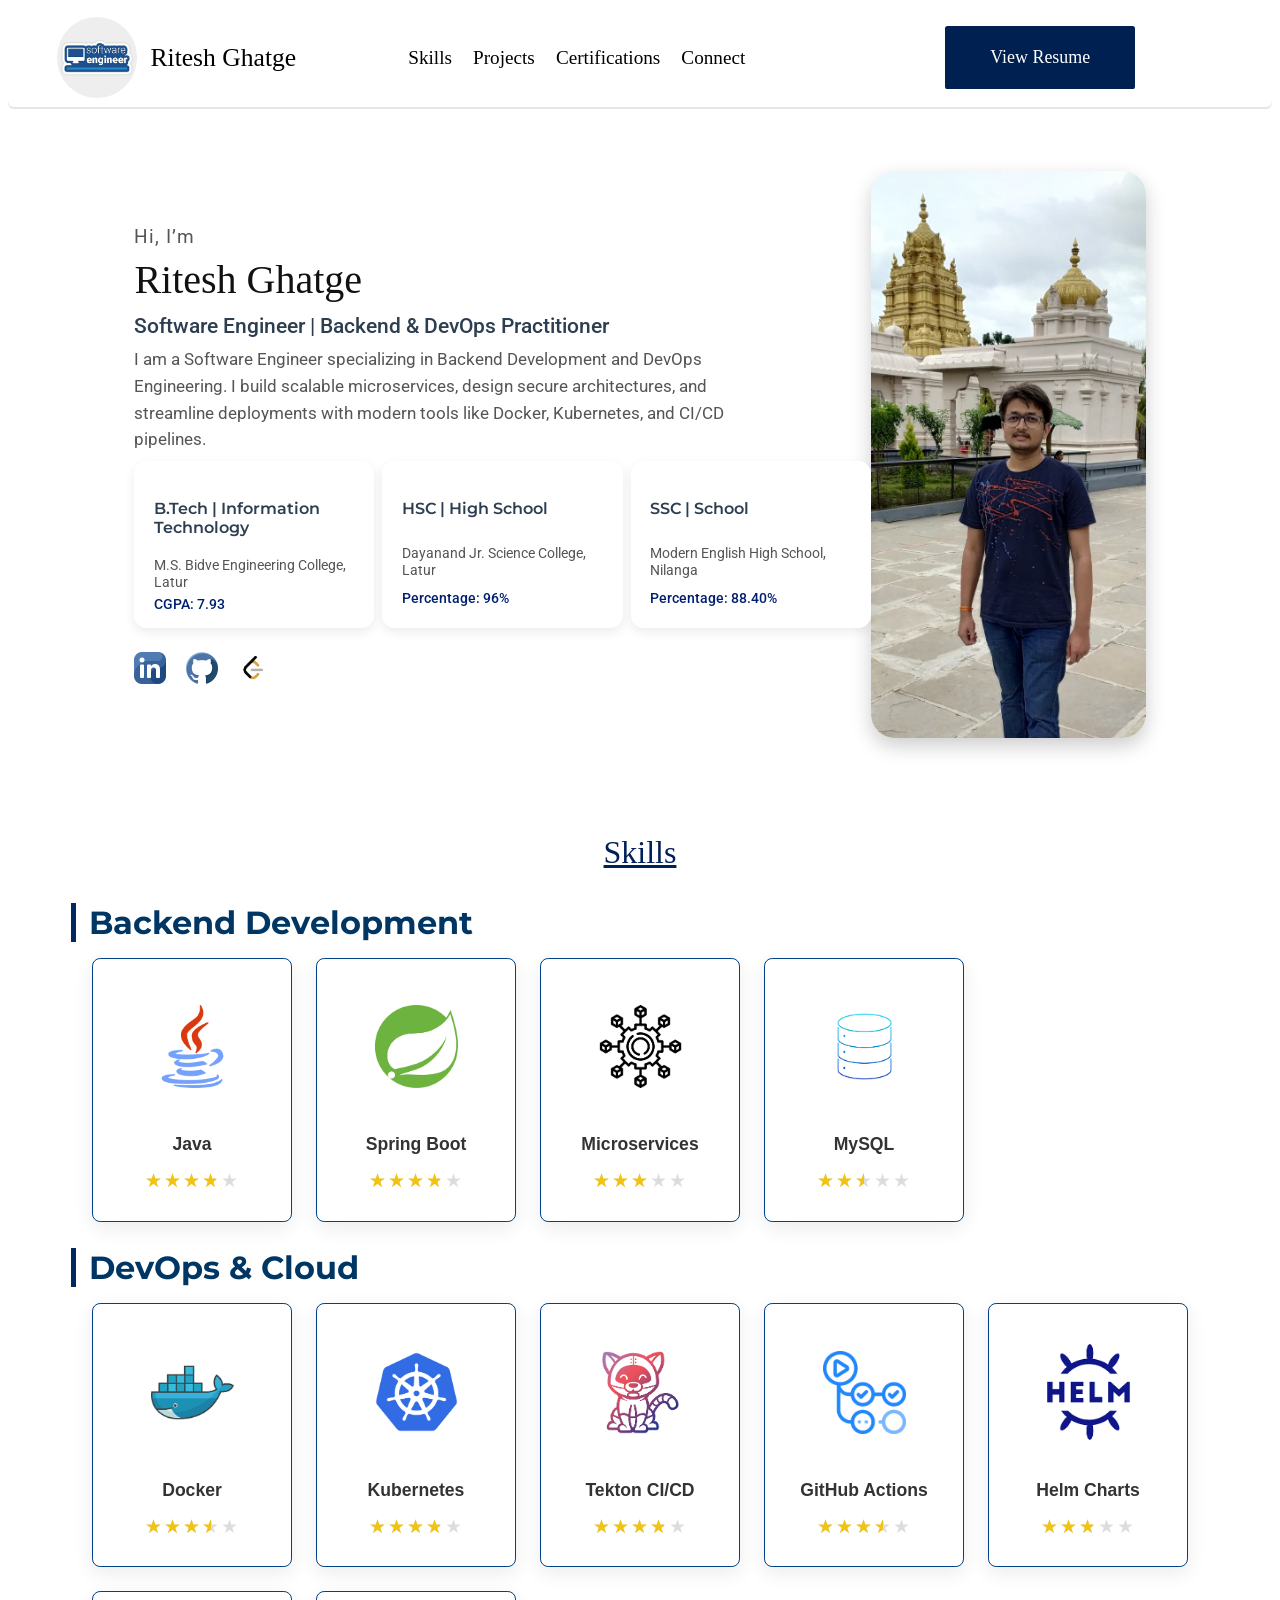
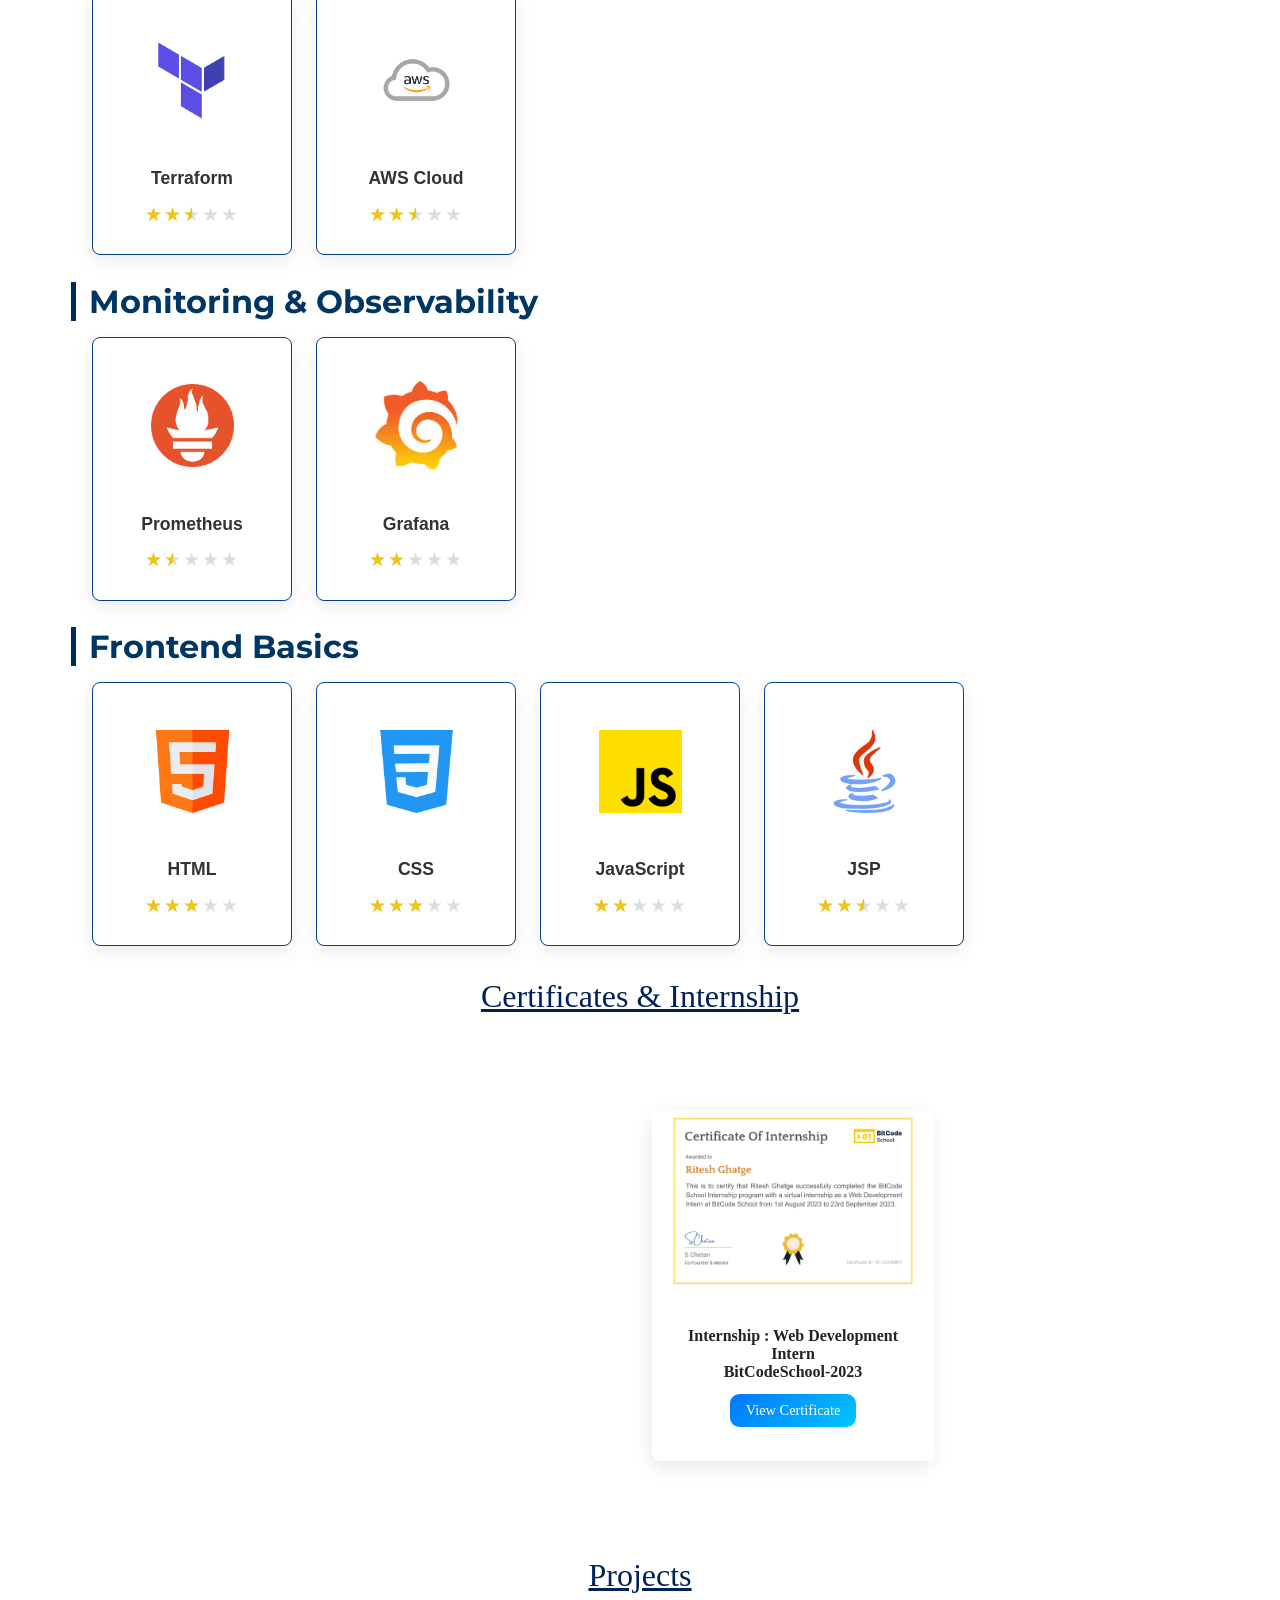
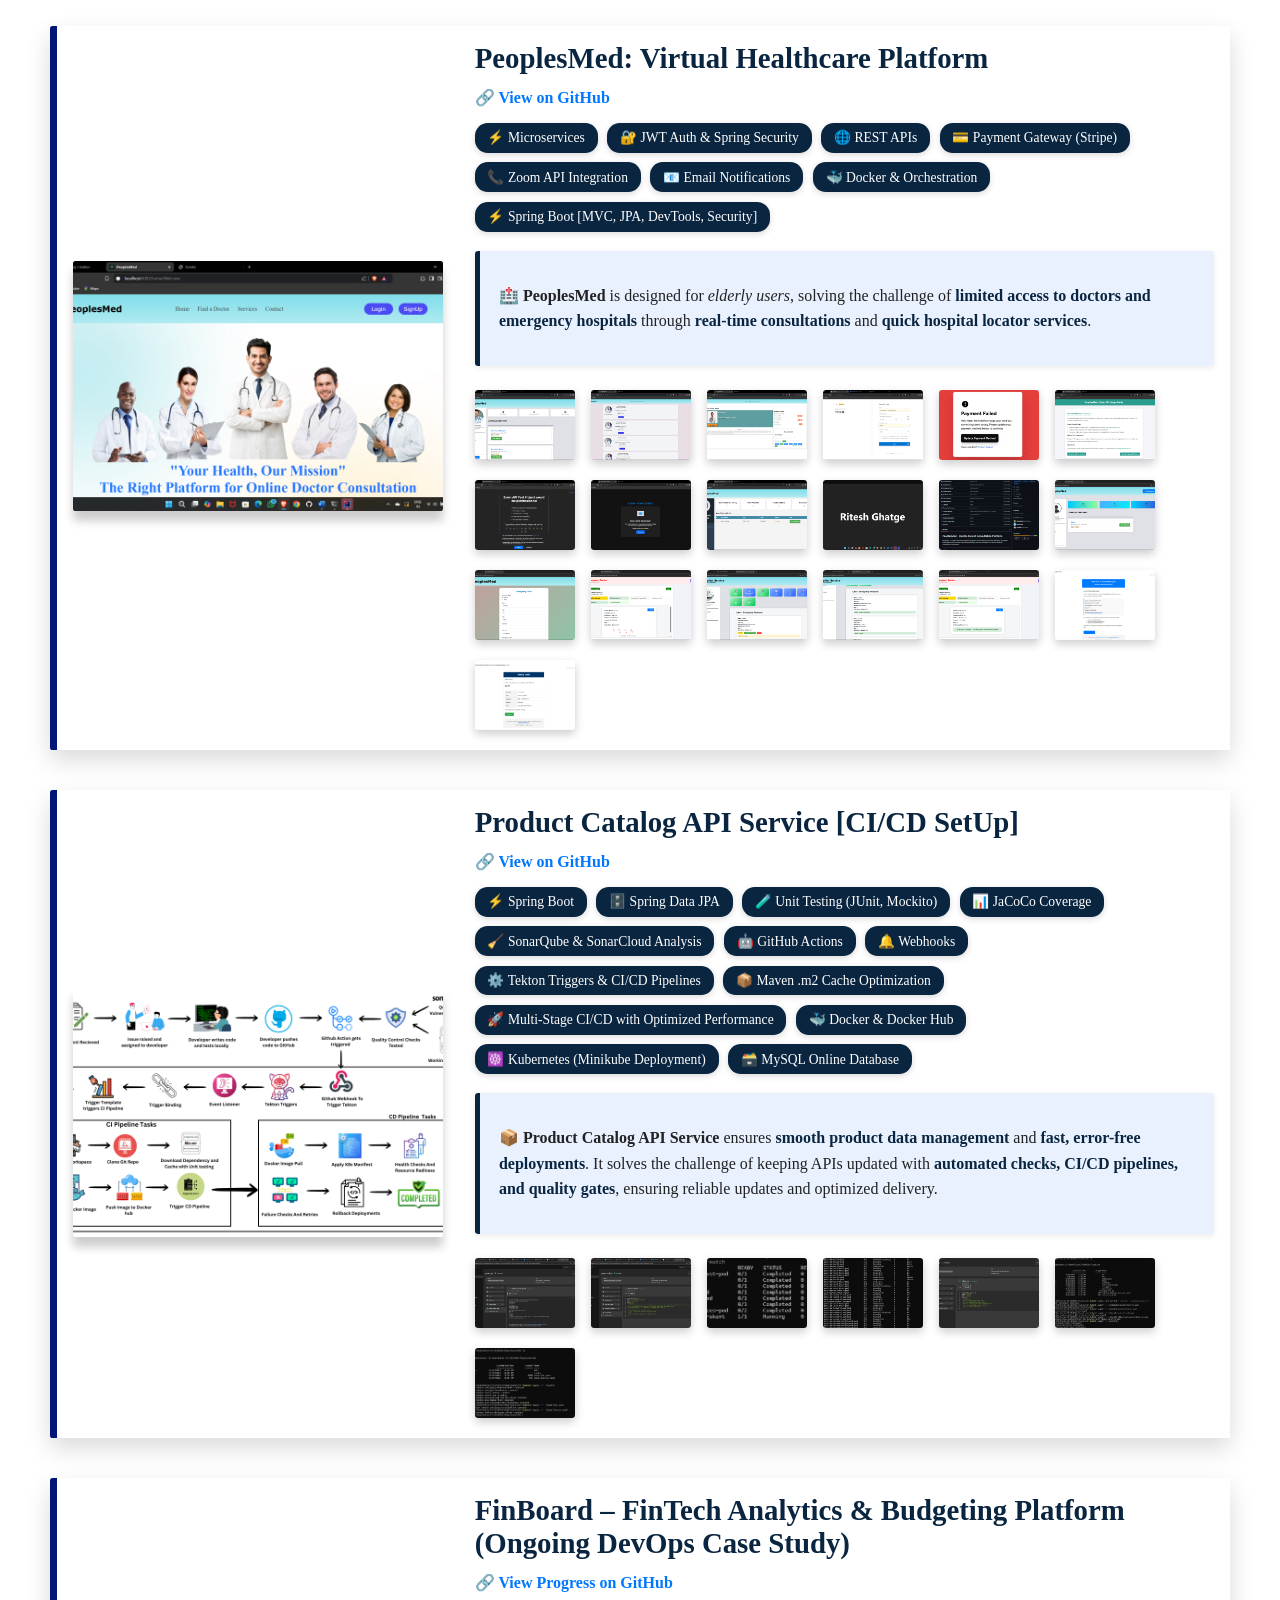
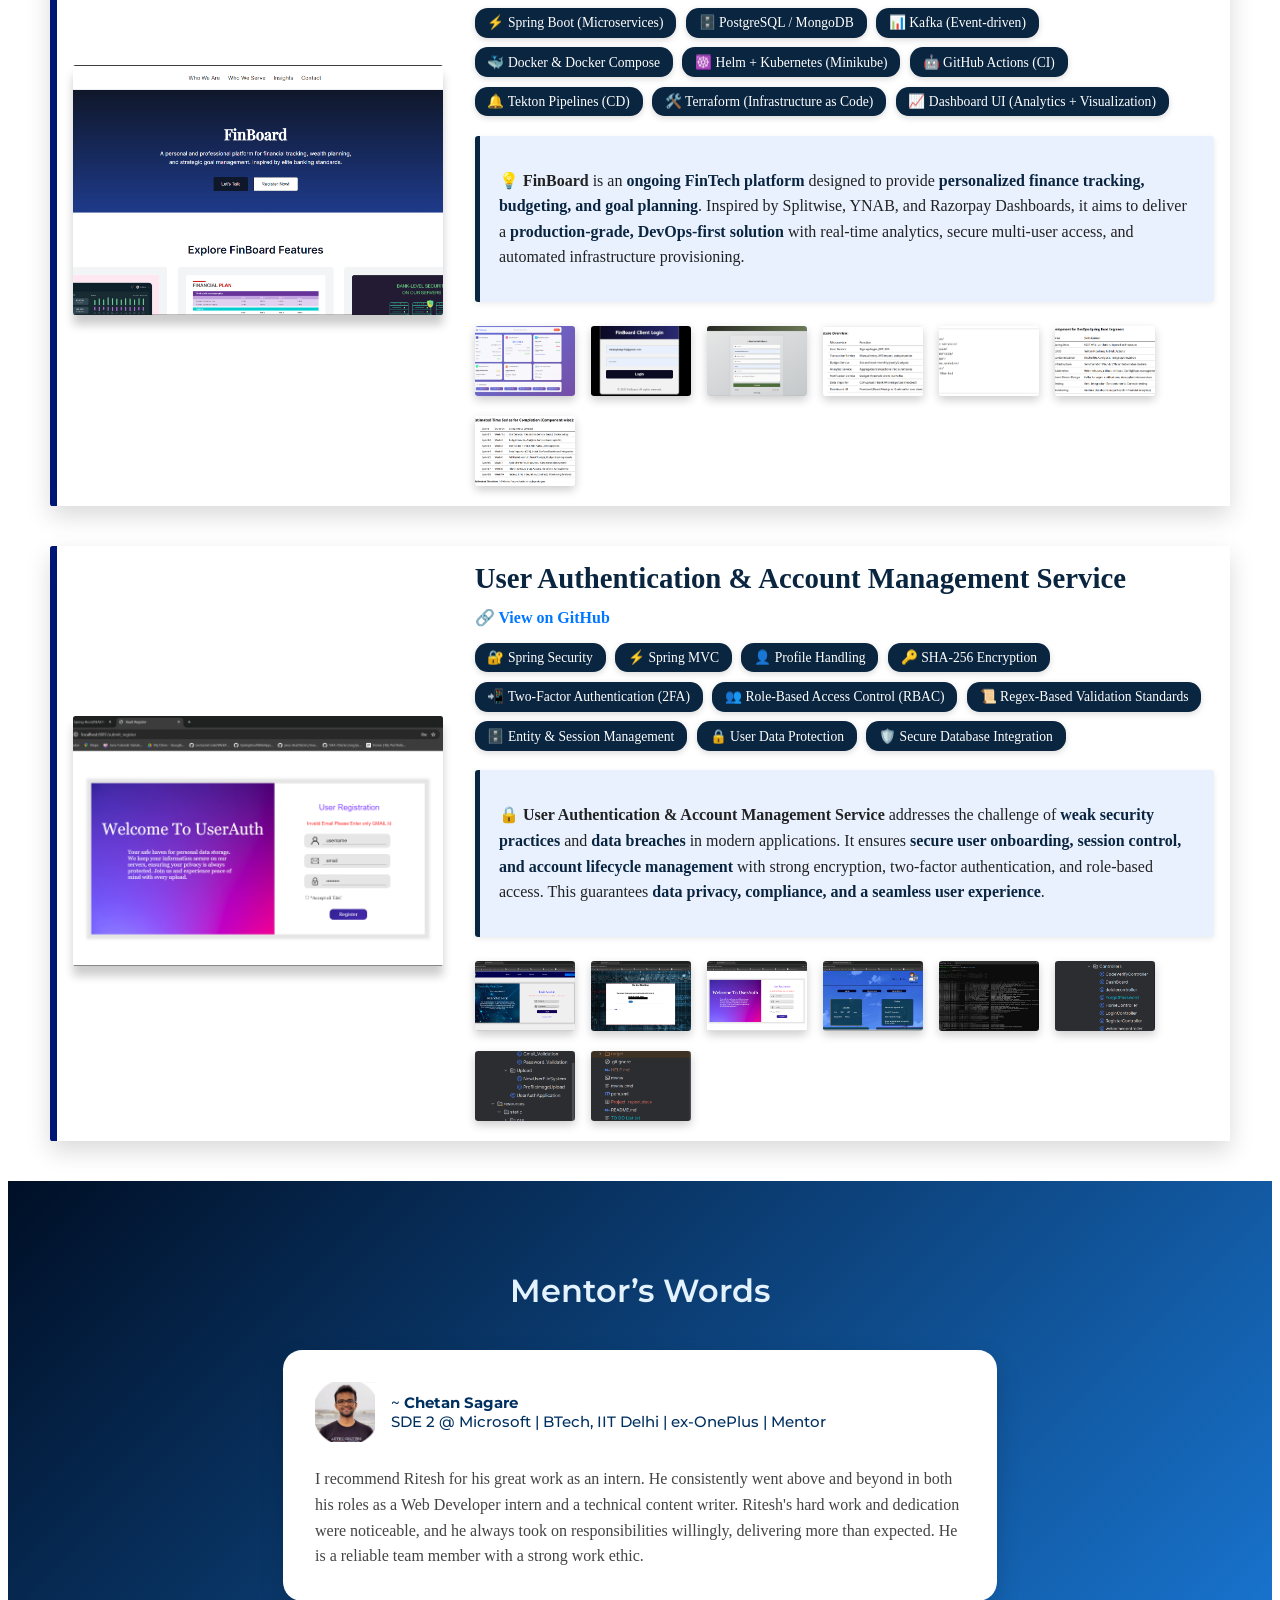
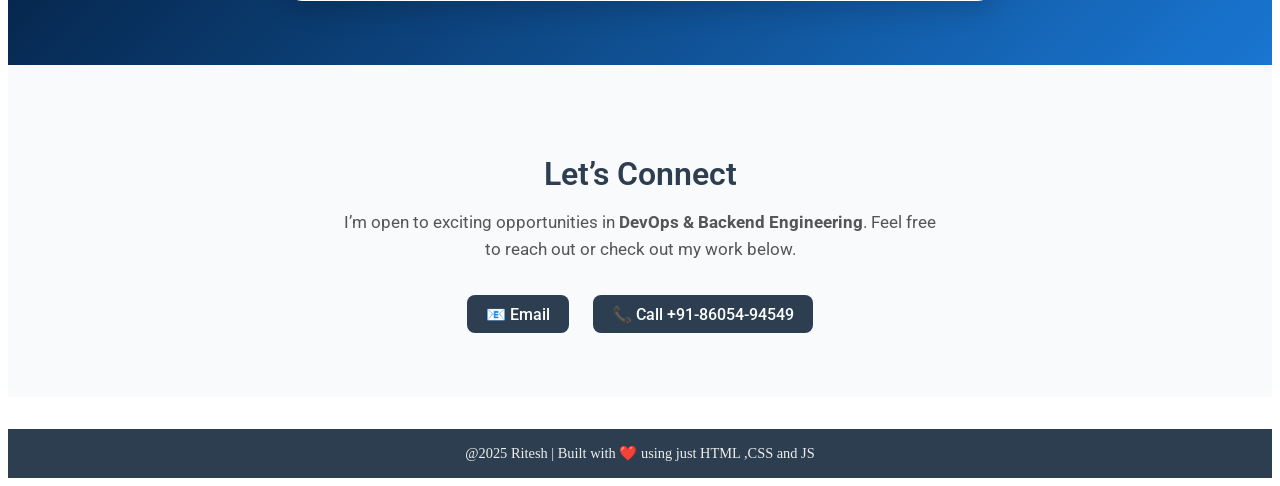
<file: index.html>
<!DOCTYPE html>
<html lang="en">
<head>
    <meta charset="UTF-8">
    <meta name="viewport" content="width=device-width, initial-scale=1.0">
    <link rel="stylesheet" href="./css/home.css">
    <title>Portfolio Website: Ritesh Ghatge</title>
    <link href="https://fonts.googleapis.com/css2?family=Montserrat:wght@600&family=Roboto:wght@400;500&display=swap" rel="stylesheet">
</head>
<body>
    <script>
    function toggleMenu() {
    const menu = document.getElementById("mobileMenu");
    menu.classList.toggle("show");
    }
   </script>
   


    <div class="header">
        <div class="hamburger" onclick="toggleMenu()">&#9776;</div>
        <div class="logo">
            <img src="./Images/Software Engineer Logo.png" alt="Profile Logo">
            <p>Ritesh Ghatge</p>
    
        </div>
        <div class="links">
             <a href="#skills">Skills</a>
             <a href="#projects">Projects</a>
             <a href="#certifications">Certifications</a>
             <a href="#connect">Connect</a>
        </div>
        <div class="resume">
            <a href="https://drive.google.com/file/d/1nvOO4DpHYdHFVHqfM_iTj4oLfu-97SPT/view?usp=sharing" target="_blank"><button>View Resume</button></a>
        </div>
        <div class="mob-links">
            <a href="https://www.linkedin.com/in/ritesh-ghatge-04apr/"><img src="./Images/linkedin.png" alt="linked in"></a>
            <a href="https://github.com/GhatgeRitesh" ><img src="./Images/github.png" alt="github"></a>
            <a href="https://leetcode.com/u/GhatgeRitesh/"><img src="./Images/leetcode1.png" alt="leetcode"></a>
        </div>
    </div>
     <div class="mobile-menu" id="mobileMenu">
         <a href="#skills">Skills</a>
         <a href="#projects">Projects</a>
         <a href="#certifications">Certifications</a>
         <a href="#connect">Connect</a>
         <a href="https://drive.google.com/file/d/1nvOO4DpHYdHFVHqfM_iTj4oLfu-97SPT/view?usp=sharing" target="_blank"><button>View Resume</button></a>
      </div>

   <div class="intro">
    <div class="description">
     <div class="name">
       <span class="greet">Hi, I’m</span>
       <span class="myname">Ritesh Ghatge</span>
       <span class="role">Software Engineer | Backend & DevOps Practitioner</span></span>
       <span class="tagline">
        I am a Software Engineer specializing in Backend Development and DevOps Engineering. 
        I build scalable microservices, design secure architectures, and streamline deployments 
        with modern tools like Docker, Kubernetes, and CI/CD pipelines.
      </span>
     </div>
     <div class="edu-cards">
       <div class="edu-card">
         <h4>B.Tech |  Information Technology</h4>
         <p>M.S. Bidve Engineering College, Latur</p>
         <span class="marks">CGPA: 7.93</span>
       </div>
       <div class="edu-card">
         <h4>HSC | High School</h4>
         <p>Dayanand Jr. Science College, Latur</p>
         <span class="marks">Percentage: 96%</span>
       </div>
       <div class="edu-card">
         <h4>SSC | School</h4>
         <p>Modern English High School, Nilanga</p>
         <span class="marks">Percentage: 88.40%</span>
       </div>
      </div>
      <div class="resumeButton">
        <a href="https://drive.google.com/file/d/1nvOO4DpHYdHFVHqfM_iTj4oLfu-97SPT/view?usp=sharing"><button>View Resume</button></a>
      </div>
     <div class="web-links">
            <a href="https://www.linkedin.com/in/ritesh-ghatge-04apr/" ><img src="./Images/linkedin.png" alt="linked in"></a>
            <a href="https://github.com/GhatgeRitesh" ><img src="./Images/github.png" alt="github"></a>
            <a href="https://leetcode.com/u/GhatgeRitesh/"><img src="./Images/leetcode1.png" alt="leetcode"></a>
     </div>
  </div>
  <div class="profile_photo">
    <img src="./Images/profile_photo.jpg" alt="Profile Photo">
    </div>
  </div>

   <div class="heading" id="skills">
        <p>Skills</p>
    </div>
  <!-- Skills Section -->
<section class="skills">
  <!-- Backend Development -->
  <div class="skills-group">
    <h2 class="skills-heading">Backend Development</h2>
    <div class="skills-grid">
      <div class="skill-card">
        <img src="./Images/java.png" alt="Java">
        <div class="skill-name">Java</div>
        <div class="stars" style="--rating: 75%;"></div>
      </div>

      <div class="skill-card">
        <img src="./Images/spring.png" alt="spring boot">
        <div class="skill-name">Spring Boot</div>
        <div class="stars" style="--rating: 75%;"></div>
      </div>

      <div class="skill-card">
        <img src="./Images/microservice-skill.png" alt="Microservices">
        <div class="skill-name">Microservices</div>
        <div class="stars" style="--rating: 60%;"></div>
      </div>

      <div class="skill-card">
        <img src="./Images/mysql.png" alt="MySQL">
        <div class="skill-name">MySQL</div>
        <div class="stars" style="--rating: 50%;"></div>
      </div>
    </div>
  </div>

  <!-- DevOps & Cloud -->
  <div class="skills-group">
    <h2 class="skills-heading">DevOps & Cloud</h2>
    <div class="skills-grid">
      <div class="skill-card">
        <img src="./Images/docker-skill.png" alt="Docker">
        <div class="skill-name">Docker</div>
        <div class="stars" style="--rating: 70%;"></div>
      </div>

      <div class="skill-card">
        <img src="./Images/k8s-skill.png" alt="kubernetes">
        <div class="skill-name">Kubernetes</div>
        <div class="stars" style="--rating: 75%;"></div>
      </div>

      <div class="skill-card">
        <img src="./Images/tekton-cicd-skill.png" alt="tekton">
        <div class="skill-name">Tekton CI/CD</div>
        <div class="stars" style="--rating: 75%;"></div>
      </div>

      <div class="skill-card">
        <img src="./Images/GA-skill.png" alt="github actions">
        <div class="skill-name">GitHub Actions</div>
        <div class="stars" style="--rating: 70%;"></div>
      </div>

      <div class="skill-card">
        <img src="./Images/helm skill.png" alt="helm">
        <div class="skill-name">Helm Charts</div>
        <div class="stars" style="--rating: 55%;"></div>
      </div>

      <div class="skill-card">
        <img src="./Images/terraform-skill.png" alt="terraform">
        <div class="skill-name">Terraform</div>
        <div class="stars" style="--rating: 50%;"></div>
      </div>

       <div class="skill-card">
        <img src="./Images/aws-cloud.png" alt="terraform">
        <div class="skill-name">AWS Cloud</div>
        <div class="stars" style="--rating: 50%;"></div>
      </div>
    </div>
  </div>

  <!-- Monitoring -->
  <div class="skills-group">
    <h2 class="skills-heading">Monitoring & Observability</h2>
    <div class="skills-grid">
      <div class="skill-card">
        <img src="./Images/prometheus.png" alt="Prometheus">
        <div class="skill-name">Prometheus</div>
        <div class="stars" style="--rating: 30%;"></div>
      </div>

      <div class="skill-card">
        <img src="./Images/grafana.jpeg" alt="grafana">
        <div class="skill-name">Grafana</div>
        <div class="stars" style="--rating: 35%;"></div>
      </div>
    </div>
  </div>

  <!-- Frontend -->
  <div class="skills-group">
    <h2 class="skills-heading">Frontend Basics</h2>
    <div class="skills-grid">
      <div class="skill-card"><img src="./Images/html.png" alt="html"><div class="skill-name">HTML</div><div class="stars" style="--rating: 60%;"></div></div>
      <div class="skill-card"><img src="./Images/css-3.png" alt="css"><div class="skill-name">CSS</div><div class="stars" style="--rating: 60%;"></div></div>
      <div class="skill-card"><img src="./Images/js.png" alt="js"><div class="skill-name">JavaScript</div><div class="stars" style="--rating: 40%;"></div></div>
       <div class="skill-card"><img src="./Images/java.png" alt="js"><div class="skill-name">JSP</div><div class="stars" style="--rating: 50%;"></div></div>
    </div>
  </div>
</section>


  <div class="heading" id="certifications">
    <p>Certificates & Internship</p>
  </div>
   <!-- Certifications Section -->
  <div class="certifications">
   <div class="cert-grid">
    <div class="certification-card">
      <img src="./Images/IBM DevOps Cert.png" alt="DevOps Certificate">
      <div class="cert-info">
        <p>IBM DevOps and Software Engineering Professional Certification <br> May-2025</p>
        <a href="https://www.coursera.org/account/accomplishments/professional-cert/WKF4W64JLXW9" >View Certificate</a>
      </div>
    </div>

    <div class="certification-card">
      <img src="./Images/AWS_Cert.png" alt="AWS Certificate">
      <div class="cert-info">
        <p>AWS Cloud Practitioner Essentials <br> Course <br> July-2025</p>
        <a href="./Images/AWS_Cert.png" >View Certificate</a>
      </div>
    </div>

     <div class="certification-card">
      <img src="./Images/Internship Cert.jpg" alt="Internship">
      <div class="cert-info">
        <p>Internship : Web Development Intern <br>
            BitCodeSchool-2023</p>
        <a href="./Images/Internship Cert.jpg" >View Certificate</a>
      </div>
    </div>

    <div class="certification-card">
      <img src="./Images/DSA-Cert.jpeg" alt="DSA">
      <div class="cert-info">
        <p>Coffeee.io DSA BootCamp <br>June-2023</p>
        <a href="./Images/DSA-Cert.jpeg" >View Certificate</a>
      </div>
    </div>
    </div>
  </div>

   <div class="heading" id="projects">
     <p>Projects</p>
   </div>
   <div class="projects" >


          <div class="project-card">
          <!-- Main Project Image -->
          <div class="project-img">
            <img src="./Images/PeoplesMed/Screenshot (234).png" alt="PeoplesMed">
          </div>
        
          <!-- Description -->
          <div class="project-description">
            <div class="project-name">PeoplesMed: Virtual Healthcare Platform</div>
            
            <div class="project-url">
              <a href="https://github.com/GhatgeRitesh/PeoplesMed-A-Real-Time-Healthcare-Platform-with-Integrated-Emergency-and-Virtual-Care-Services">🔗 View on GitHub</a>
            </div>
        
            <!-- Tech Used -->
            <div class="project-techstack">
              <span>⚡ Microservices</span>
              <span>🔐 JWT Auth & Spring Security</span>
              <span>🌐 REST APIs</span>
              <span>💳 Payment Gateway (Stripe)</span>
              <span>📞 Zoom API Integration</span>
              <span>📧 Email Notifications</span>
              <span>🐳 Docker & Orchestration</span>
              <span>⚡ Spring Boot [MVC, JPA, DevTools, Security]</span>
            </div>
        
            <!-- Problem Statement -->
            <div class="project-problem">
              <p>
                🏥 <strong>PeoplesMed</strong> is designed for <em>elderly users</em>, solving the challenge of 
                <span class="highlight">limited access to doctors and emergency hospitals</span> 
                through <span class="highlight">real-time consultations</span> and 
                <span class="highlight">quick hospital locator services</span>.
              </p>
            </div>

        
            <!-- Small Images -->
              <div class="project-images">
                          <a href="./Images/PeoplesMed/Screenshot (242).png" >
                   <img src="./Images/PeoplesMed/Screenshot (242).png" alt="vault screen 1">
                 </a>
                 <a href="./Images/PeoplesMed/Screenshot (243).png">
                   <img src="./Images/PeoplesMed/Screenshot (243).png" alt="vault screen 2">
                 </a>
                 <a href="./Images/PeoplesMed/Screenshot (244).png">
                   <img src="./Images/PeoplesMed/Screenshot (244).png" alt="vault screen 3">
                 </a>
                 <a href="./Images/PeoplesMed/Screenshot (251).png">
                   <img src="./Images/PeoplesMed/Screenshot (251).png" alt="vault screen 4">
                 </a>
                 <a href="./Images/PeoplesMed/Screenshot (252).png">
                   <img src="./Images/PeoplesMed/Screenshot (252).png" alt="vault screen 5">
                 </a>
                 <a href="./Images/PeoplesMed/Screenshot (247).png">
                   <img src="./Images/PeoplesMed/Screenshot (247).png" alt="vault screen 6">
                 </a>
                 <a href="./Images/PeoplesMed/Screenshot (248).png">
                   <img src="./Images/PeoplesMed/Screenshot (248).png" alt="vault screen 6">
                 </a>
                <a href="./Images/PeoplesMed/Screenshot (249).png">
                  <img src="./Images/PeoplesMed/Screenshot (249).png" alt="vault screen 6">
                </a>
                <a href="./Images/PeoplesMed/Screenshot (238).png">
                  <img src="./Images/PeoplesMed/Screenshot (238).png" alt="vault screen 6">
                </a>
                <a href="./Images/PeoplesMed/Screenshot (239).png">
                  <img src="./Images/PeoplesMed/Screenshot (239).png" alt="vault screen 6">
                </a>
                <a href="./Images/PeoplesMed/1.png">
                  <img src="./Images/PeoplesMed/1.png" alt="vault screen 6">
                </a>
                <a href="./Images/PeoplesMed/Screenshot (9).png">
                  <img src="./Images/PeoplesMed/Screenshot (9).png" alt="vault screen 6">
                </a>
                <a href="./Images/PeoplesMed/Screenshot (10).png">
                  <img src="./Images/PeoplesMed/Screenshot (10).png" alt="vault screen 6">
                </a>
                <a href="./Images/PeoplesMed/Screenshot (11).png">
                  <img src="./Images/PeoplesMed/Screenshot (11).png" alt="vault screen 6">
                </a>
                <a href="./Images/PeoplesMed/Screenshot (13).png">
                  <img src="./Images/PeoplesMed/Screenshot (13).png" alt="vault screen 6">
                </a>
                <a href="./Images/PeoplesMed/Screenshot (14).png">
                  <img src="./Images/PeoplesMed/Screenshot (14).png" alt="vault screen 6">
                </a>
                <a href="./Images/PeoplesMed/Screenshot (15).png">
                  <img src="./Images/PeoplesMed/Screenshot (15).png" alt="vault screen 6">
                </a>
                <a href="./Images/PeoplesMed/Screenshot1.png">
                  <img src="./Images/PeoplesMed/Screenshot1.png" alt="vault screen 6">
                </a>
                <a href="./Images/PeoplesMed/Screenshot2.png">
                  <img src="./Images/PeoplesMed/Screenshot2.png" alt="vault screen 6">
                </a>
             
              <!-- ... keep others -->
            </div>
          </div>
        </div>
        
     
     
          <div class="project-card">
        <!-- Main Project Image -->
        <div class="project-img">
          <img src="./Images/PCAS/1.png" alt="Product Catalog API Service">
        </div>
      
        <!-- Description -->
        <div class="project-description">
          <div class="project-name">Product Catalog API Service [CI/CD SetUp]</div>
          
          <div class="project-url">
            <a href="https://github.com/GhatgeRitesh/Product-Catalog-API-Service">🔗 View on GitHub</a>
          </div>
      
          <!-- Tech Used -->
          <div class="project-techstack">
            <span>⚡ Spring Boot</span>
            <span>🗄️ Spring Data JPA</span>
            <span>🧪 Unit Testing (JUnit, Mockito)</span>
            <span>📊 JaCoCo Coverage</span>
            <span>🧹 SonarQube & SonarCloud Analysis</span>
            <span>🤖 GitHub Actions</span>
            <span>🔔 Webhooks</span>
            <span>⚙️ Tekton Triggers & CI/CD Pipelines</span>
            <span>📦 Maven .m2 Cache Optimization</span>
            <span>🚀 Multi-Stage CI/CD with Optimized Performance</span>
            <span>🐳 Docker & Docker Hub</span>
            <span>☸️ Kubernetes (Minikube Deployment)</span>
            <span>🗃️ MySQL Online Database</span>
          </div>
      
          <!-- Problem Statement -->
          <div class="project-problem">
            <p>
              📦 <strong>Product Catalog API Service</strong> ensures 
              <span class="highlight">smooth product data management</span> 
              and <span class="highlight">fast, error-free deployments</span>.  
              It solves the challenge of keeping APIs updated with 
              <span class="highlight">automated checks, CI/CD pipelines, and quality gates</span>, 
              ensuring reliable updates and optimized delivery.
            </p>
          </div>
      
          <!-- Small Images -->
          <div class="project-images">
            <a href="./Images/PCAS/Screenshot (22).png"><img src="./Images/PCAS/Screenshot (22).png" alt="Catalog Screenshot 1"></a>
            <a href="./Images/PCAS/Screenshot (23).png"><img src="./Images/PCAS/Screenshot (23).png" alt="Catalog Screenshot 2"></a>
            <a href="./Images/PCAS/Screenshot 2025-08-22 203309.png"><img src="./Images/PCAS/Screenshot 2025-08-22 203309.png" alt="Catalog Screenshot 1"></a>
             <a href="./Images/PCAS/Screenshot 2025-08-22 203239.png"><img src="./Images/PCAS/Screenshot 2025-08-22 203239.png" alt="Catalog Screenshot 1"></a>
            <a href="./Images/PCAS/Screenshot 2025-08-22 201949.png"><img src="./Images/PCAS/Screenshot 2025-08-22 201949.png" alt="Catalog Screenshot 2"></a>
            <a href="./Images/PCAS/Screenshot 2025-08-22 202830.png"><img src="./Images/PCAS/Screenshot 2025-08-22 202830.png" alt="Catalog Screenshot 2"></a>
            <a href="./Images/PCAS/Screenshot 2025-08-22 202917.png"><img src="./Images/PCAS/Screenshot 2025-08-22 202917.png" alt="Catalog Screenshot 1"></a>
            
            <!-- Add more if needed -->
          </div>
        </div>
      </div>

          <div class="project-card">
            <!-- Main Project Image -->
            <div class="project-img">
              <img src="./Images/Findboard/Screenshot 2025-08-23 151439.png" alt="FinBoard – FinTech Analytics & Budgeting Platform">
            </div>
          
            <!-- Description -->
            <div class="project-description">
              <div class="project-name">FinBoard – FinTech Analytics & Budgeting Platform (Ongoing DevOps Case Study)</div>
              
              <div class="project-url">
                <a href="https://github.com/GhatgeRitesh/FinBoard-DevOps-Case-Study-">🔗 View Progress on GitHub</a>
              </div>
          
              <!-- Tech Used -->
              <div class="project-techstack">
                <span>⚡ Spring Boot (Microservices)</span>
                <span>🗄️ PostgreSQL / MongoDB</span>
                <span>📊 Kafka (Event-driven)</span>
                <span>🐳 Docker & Docker Compose</span>
                <span>☸️ Helm + Kubernetes (Minikube)</span>
                <span>🤖 GitHub Actions (CI)</span>
                <span>🔔 Tekton Pipelines (CD)</span>
                <span>🛠️ Terraform (Infrastructure as Code)</span>
                <span>📈 Dashboard UI (Analytics + Visualization)</span>
              </div>
          
              <!-- Project Objective -->
              <div class="project-problem">
                <p>
                  💡 <strong>FinBoard</strong> is an <span class="highlight">ongoing FinTech platform</span> designed to provide  
                  <span class="highlight">personalized finance tracking, budgeting, and goal planning</span>.  
                  Inspired by Splitwise, YNAB, and Razorpay Dashboards, it aims to deliver a  
                  <span class="highlight">production-grade, DevOps-first solution</span> with real-time analytics,  
                  secure multi-user access, and automated infrastructure provisioning.  
                </p>
              </div>
          
          
              <!-- Small Images -->
              <div class="project-images">
                <a href="./Images/Findboard/Screenshot 2025-08-23 151631.png"><img src="./Images/Findboard/Screenshot 2025-08-23 151631.png" alt="Service Architecture"></a>
                <a href="./Images/Findboard/Screenshot 2025-08-23 151532.png"><img src="./Images/Findboard/Screenshot 2025-08-23 151532.png" alt="Dashboard UI"></a>
                <a href="./Images/Findboard/Screenshot 2025-08-23 151516.png"><img src="./Images/Findboard/Screenshot 2025-08-23 151516.png" alt="K8s Deployment"></a>
                <a href="./Images/Findboard/Screenshot 2025-08-23 150836.png"><img src="./Images/Findboard/Screenshot 2025-08-23 150836.png" alt="DevOps Pipeline"></a>
                <a href="./Images/Findboard/Screenshot 2025-08-23 150849.png"><img src="./Images/Findboard/Screenshot 2025-08-23 150849.png" alt="K8s Deployment"></a>
                <a href="./Images/Findboard/Screenshot 2025-08-23 150906.png"><img src="./Images/Findboard/Screenshot 2025-08-23 150906.png" alt="DevOps Pipeline"></a>
                <a href="./Images/Findboard/Screenshot 2025-08-23 150929.png"><img src="./Images/Findboard/Screenshot 2025-08-23 150929.png" alt="K8s Deployment"></a>
                
                
              </div>
            </div>
          </div>
          
      
    
              <div class="project-card">
            <!-- Main Project Image -->
            <div class="project-img">
              <img src="./Images/UserAuth/Screenshot (127).png" alt="User Authentication and Account Management Service">
            </div>
          
            <!-- Description -->
            <div class="project-description">
              <div class="project-name">User Authentication & Account Management Service</div>
              
              <div class="project-url">
                <a href="https://github.com/GhatgeRitesh/User-Authentication-WebApplication">🔗 View on GitHub</a>
              </div>
          
              <!-- Tech Used -->
              <div class="project-techstack">
                <span>🔐 Spring Security</span>
                <span>⚡ Spring MVC</span>
                <span>👤 Profile Handling</span>
                <span>🔑 SHA-256 Encryption</span>
                <span>📲 Two-Factor Authentication (2FA)</span>
                <span>👥 Role-Based Access Control (RBAC)</span>
                <span>📜 Regex-Based Validation Standards</span>
                <span>🗄️ Entity & Session Management</span>
                <span>🔒 User Data Protection</span>
                <span>🛡️ Secure Database Integration</span>
              </div>
          
              <!-- Problem Statement -->
              <div class="project-problem">
                <p>
                  🔒 <strong>User Authentication & Account Management Service</strong> addresses the challenge of 
                  <span class="highlight">weak security practices</span> and 
                  <span class="highlight">data breaches</span> in modern applications.  
                  It ensures <span class="highlight">secure user onboarding, session control, and account lifecycle management</span> 
                  with strong encryption, two-factor authentication, and role-based access.  
                  This guarantees <span class="highlight">data privacy, compliance, and a seamless user experience</span>.
                </p>
              </div>
          
              <!-- Small Images -->
              <div class="project-images">
                <a href="./Images/UserAuth/Screenshot (125).png"><img src="./Images/UserAuth/Screenshot (125).png" alt="Auth Screenshot 1"></a>
                <a href="./Images/UserAuth/Screenshot (126).png"><img src="./Images/UserAuth/Screenshot (126).png" alt="Auth Screenshot 2"></a>
                <a href="./Images/UserAuth/Screenshot (127).png"><img src="./Images/UserAuth/Screenshot (127).png" alt="Auth Screenshot 3"></a>
                <a href="./Images/UserAuth/Screenshot (128).png"><img src="./Images/UserAuth/Screenshot (128).png" alt="Auth Screenshot 4"></a>
                <a href="./Images/UserAuth/Screenshot (134).png"><img src="./Images/UserAuth/Screenshot (134).png" alt="Auth Screenshot 4"></a>
                <a href="./Images/UserAuth/Screenshot 2024-05-05 123721.png"><img src="./Images/UserAuth/Screenshot 2024-05-05 123721.png" alt="Auth Screenshot 4"></a>
                <a href="./Images/UserAuth/Screenshot 2024-05-05 123744.png"><img src="./Images/UserAuth/Screenshot 2024-05-05 123744.png" alt="Auth Screenshot 4"></a>
                <a href="./Images/UserAuth/Screenshot 2024-05-05 123759.png"><img src="./Images/UserAuth/Screenshot 2024-05-05 123759.png" alt="Auth Screenshot 4"></a>

                <!-- Add more screenshots if available -->
              </div>
            </div>
          </div>
          


   </div>

   <!-- Testimonial Section -->
     <section class="recommendation-section">
         <h2 class="rec-heading">Mentor’s Words</h2>
         <div class="recommendation-card">
           <div class="rec-author">
             <img src="./Images/metor.png" alt="Mentor Image" class="author-img">
             <div class="author-info">
               ~ <strong>Chetan Sagare</strong><br>
               SDE 2 @ Microsoft | BTech, IIT Delhi | ex-OnePlus | Mentor
             </div>
           </div>
           <p>
             I recommend Ritesh for his great work as an intern. He consistently went above and beyond 
             in both his roles as a Web Developer intern and a technical content writer. Ritesh's hard work 
             and dedication were noticeable, and he always took on responsibilities willingly, delivering 
             more than expected. He is a reliable team member with a strong work ethic.
           </p>
         </div>
      </section>





   <!-- Contact Section -->
     <section class="contact" id="connect">
       <h2>Let’s Connect</h2>
       <p>
         I’m open to exciting opportunities in <strong>DevOps & Backend Engineering</strong>.  
         Feel free to reach out or check out my work below.
       </p>
     
       <div class="contact-links">
         <a href="mailto:riteshghatge30@gmail.com" target="_blank">📧 Email</a>
         <a href="tel:+918605494549">📞 Call  +91-86054-94549</a>
       </div>
     </section>
     
     <!-- Footer -->
     <footer class="footer">
       <p>@2025 Ritesh | Built with ❤️ using just HTML ,CSS and JS</p>
     </footer>
     

</body>
</html>
</file>
<file: css/home.css>
html {
  scroll-behavior: smooth;
}

.body{
    background-color: white;
}
.header{
    position:relative;
    border: none;
    border-style: none;
    border-radius: 0.5vw;
    box-shadow: 0px 2px 0px 0px rgb(132, 132, 132,0.2);
    display:inline-flex;
    overflow: hidden;
    margin: auto;
    width: 100%;
    height: 11vh;
    justify-content:space-evenly;
}
.logo{
    /* border:1px solid red; */
    position: relative;
    width:20%;
    display:inline-flex;
    justify-content: flex-start;
    height: 90%;
    margin: auto;
    /* border: 1px solid red; */
}
.logo img{
    position: relative;
    border-radius: 50%;
    height: 90%;
    margin: auto;
}
.logo p{
    /* border: 1px solid red; */
    position: relative;
    margin: auto;
    font-size: 2vw;
    font-family:Georgia, 'Times New Roman', Times, serif;
}
.links{
    /* border: 2px solid red; */
    position: relative;
    margin: auto;
    display: inline-flex;
    justify-content: space-evenly;
    align-items: center;
    width: 30%;
}
.links a{
    /* border: 1px solid blue; */
    color: black;
    border-style: none;
    font-size: 1.5vw;
    text-decoration: none;
}
.links a:hover{
    box-shadow: 0px 1px 0px 0px rgb(30, 30, 30);
}

.resume{
    /* border: 1px solid rgb(44, 34, 34); */
    position: relative;
    width: 30%;
    margin: auto;
    display:inline-flex;
    height: 90%;
    
}
.resume a{
    /* border: 1px solid red; */
    position: relative;
    margin: auto;
    width: 50%;
    height: 70%;
    display: inline;
    justify-content: center;
    
}
.resume a button{
    border-style: none;
    position: relative;
    margin: auto;
    width: 100%;
    height: 100%;
    font-size: 1.4vw;
    font-family: Georgia, 'Times New Roman', Times, serif;
    background-color: rgb(0, 32, 82);
    color: white;
    font-weight:400;
    border-radius: 0.2vw;
}
.resume a  :hover{
    /* background-color: rgb(46, 137, 0); */
    /* box-shadow: 0px 0px 2px 2px rgb(184, 255, 84); */
    font-size: 1.3vw;
    border-radius: 0.2vw;

}
.mob-links{
    display: none;
    /* border: 1px solid red; */
    width: 10%;
    overflow: hidden;

}
/* Hide hamburger by default */
.hamburger {
    display: none;
    font-size: 6vw;
    cursor: pointer;
    margin: auto 1rem;
}
/* Mobile dropdown (floating panel) */
.mobile-menu {
    display: none;
    flex-direction: column;
    background: #fff;
    border-radius: 1rem;
    box-shadow: 0 4px 15px rgba(0,0,0,0.15);
    width: 70%;
    max-width: 280px;
    position: absolute;
    top: 12vh; /* slightly below header */
    left: 1rem;
    z-index: 999;

    /* animation */
    opacity: 0;
    transform: translateY(-10px);
    transition: all 0.3s ease-in-out;
}

/* when active */
.mobile-menu.show {
    display: flex;
    opacity: 1;
    transform: translateY(0);
}

.mobile-menu a {
    padding: 0.8rem 1rem;
    text-decoration: none;
    color: #222;
    font-size: 1rem;
    font-family: Georgia, 'Times New Roman', Times, serif;
    border-bottom: 1px solid #eee;
    transition:  0.2s ease;
}

.mobile-menu a:last-child {
    border-bottom: none; /* remove border after last item */
}

.mobile-menu a:hover {
    background: #f5f5f5;
}

/* Resume button inside dropdown */
.mobile-menu a button {
    width: 100%;
    padding: 0.6rem 1rem;
    background: rgb(26, 26, 26);
    color: white;
    font-size: 1rem;
    font-weight: 500;
    border: none;
    border-radius: 0.8rem;
    cursor: pointer;
    transition: all 0.2s ease;
}

.mobile-menu a button:hover {
    background: rgb(46, 137, 0);
    box-shadow: 0px 2px 6px rgba(0,0,0,0.2);
}

/* Mobile view adjustments */
@media (max-width: 768px) {
    .links, .resume {
        display: none; /* hide desktop links */
    }

    .logo p{
        font-size: 1rem;
        margin: auto;
    }
    .logo img{
        display: none;
    }
    .hamburger {
        display: block;
    }

    .mob-links {
        /* border: 1px solid rgb(10, 10, 10); */
        display: inline-flex;
        gap: 1rem;
        margin: auto;
        justify-content: space-evenly;
        height: 90%;
        margin: auto;
        width: 40%;
    }
    .mob-links a{
        position: relative;
        margin:auto;
        width: 15%;
        /* border: 1px solid green; */
        display: flex;
        justify-content: center;
    }
    .mob-links a img{
        width: 100%;
        margin: auto;

    }
}
/* Google Fonts (Add in <head>) 


/* Intro Section */
.intro {
    display: flex;
    justify-content: space-between;
    align-items: center;
    padding: 4rem 10%;
    font-family: 'Roboto', sans-serif;
}

/* Left Side: Text */
.description .name {
    color: #222;
    max-width: 600px;
    animation: fadeInLeft 1s ease-out;
}

.description .name span.greet {
    font-size: 1.2rem;
    font-weight: 400;
    color: #555;
    display: block;
    margin-bottom: 0.5rem;
    letter-spacing: 1px;
}

.description .name span.myname {
    font-family:Georgia, 'Times New Roman', Times, serif;
    font-size: 2.5rem;
    font-weight: 400;
    color: #111;
    display: block;
    margin-bottom: 0.7rem;
}

.description .name span.role {
    font-size: 1.3rem;
    font-weight: 500;
    color: #2c3e50;
    display: block;
    margin-bottom: 0.5rem;
}

.description .name span.tagline {
    font-size: 1.05rem;
    font-weight: 400;
    color: #555;
    line-height: 1.6;
    display: block;
}

/* Right Side: Profile Photo */
.profile_photo {
    flex: 0 0 275px;
    display: flex;
    justify-content: center;
    align-items: center;
    animation: fadeInRight 1s ease-out;
}

.profile_photo img {
    width: 100%;
    max-width: 280px;
    height: auto;
    border-radius: 1.5rem; /* modern rounded rectangle */
    box-shadow: 0 8px 20px rgba(0,0,0,0.2);
    transition: transform 0.3s ease, box-shadow 0.3s ease;
}

.profile_photo img:hover {
    transform: translateY(-5px);
    box-shadow: 0 12px 28px rgba(0,0,0,0.25);
}

.web-links {
    display: flex;
    justify-content: flex-start; /* aligns with description left */
    gap: 1.2rem;
    margin-top: 1.5rem;
}

.web-links a {
    display: flex;
    justify-content: center;
    align-items: center;
    width: 32px;   /* smaller icons */
    height: 32px;
    transition: transform 0.3s ease;
}

.web-links a img {
    width: 100%;
    height: auto;
    filter: grayscale(30%);
    transition: filter 0.3s ease, transform 0.3s ease;
}

.web-links a:hover img {
    filter: grayscale(0%);
    transform: scale(1.15);
}

.resumeButton{
  display:none;
}

/* Education Cards */
.edu-cards {
  display: flex;
  gap: 0.5rem;
  margin: 0.5rem 0 0rem;
  flex-wrap: wrap;
}

.edu-card {
  flex: 1;
  min-width: 200px;
  background: #fff;
  border-radius: 0.8rem;
  padding: 1rem 1.2rem;
  display:grid;
  justify-content: space-evenly;
  box-shadow: 0 4px 12px rgba(0,0,0,0.08);
  transition: transform 0.3s ease, box-shadow 0.3s ease;
  
  /* Animation */
  opacity: 0;
  transform: translateY(25px);
  animation: fadeUp 0.8s ease-out forwards;
}

/* Animate cards with slight delay for pleasant staggered entry */
.edu-card:nth-child(1) {
  animation-delay: 0.2s;
}
.edu-card:nth-child(2) {
  animation-delay: 0.4s;
}
.edu-card:nth-child(3) {
  animation-delay: 0.6s;
}

.edu-card:hover {
  transform: translateY(-4px);
  box-shadow: 0 8px 20px rgba(0,0,0,0.12);
}

.edu-card h4 {
  /* border: 1px solid green; */
  font-size: 1rem;
  font-weight: 600;
  margin-bottom: 0.4rem;
  color: #2c3e50;
  font-family: 'Montserrat', sans-serif;
}

.edu-card p {
  /* border: 1px solid red; */
  font-size: 0.9rem;
  color: #555;
  margin-bottom: 0.3rem;
}

.edu-card .marks {
  /* border:1px solid red; */
  font-size: 0.85rem;
  font-weight: 500;
  color: #001f73;
}

/* Keyframes */
@keyframes fadeUp {
  from { opacity: 0; transform: translateY(25px); }
  to { opacity: 1; transform: translateY(0); }
}

/* Responsive for mobile */
@media (max-width: 768px) {
  .edu-cards {
    flex-direction: column;
    gap: 1rem;
  }
}


/* Animations */
@keyframes fadeInLeft {
    from { opacity: 0; transform: translateX(-40px); }
    to { opacity: 1; transform: translateX(0); }
}

@keyframes fadeInRight {
    from { opacity: 0; transform: translateX(40px); }
    to { opacity: 1; transform: translateX(0); }
}

/* Responsive */
/* This is Mobile View for Intro */
@media (max-width: 768px) {
    .resumeButton{
      /* border: 1px solid red; */
      padding: 4%;
      position: relative;
      margin: auto;
      margin-top: 10%;
      display: inline-flex;
      width: 60%;
      height: 40px;
      justify-content: center;
    }
    .resumeButton a{
      width: 100%;
    }
    .resumeButton a button{
    border-style: none;
    position: relative;
    margin: auto;
    width: 100%;
    height: 100%;
    font-size: 1rem;
    font-family: Georgia, 'Times New Roman', Times, serif;
    background-color: rgb(0, 32, 82);
    color: white;
    font-weight:400;
    border-radius: 2vw;
}
.resume a  :hover{
    /* background-color: rgb(46, 137, 0); */
    /* box-shadow: 0px 0px 2px 2px rgb(184, 255, 84); */
    font-size: 1.3vw;
    border-radius: 0.2vw;

}
    .web-links{
        display: none;
    }
    .intro {
        flex-direction: column-reverse;
        text-align: center;
        padding: 2.5rem 1.5rem;
    }

    .description .name span.myname {
        font-size: 2rem;
    }

    .profile_photo {
        flex: none;
        margin-bottom: 1rem;
    }

    .profile_photo img {
        max-width: 200px;
        border-radius: 1rem;
    }
}

.heading{
    position: relative;
    margin:auto;
    /* border: 1px solid red; */
    text-align: center ;
    font-size: 2em;
    text-decoration: underline;
    color: rgb(0, 32, 88);
    font-family: Georgia, 'Times New Roman', Times, serif;
    font-weight: 500;
}
/* Section Wrapper */
.skills-group {
  margin-bottom: 4rem;
  width: 90%;
  margin: auto;
}

/* Section Heading */
.skills-heading {
  font-size: 2rem;
  font-weight: 700;
  margin-bottom: 1rem;
  color: #003663;
  border-left: 5px solid #002962;
  padding-left: 0.8rem;
  font-family: 'Montserrat', sans-serif;
}

/* Grid Layout - FIXED */
.skills-grid {
  display: grid;
  grid-template-columns: repeat(auto-fill, 200px);
  gap: 1.5rem;              /* Increased gap for better spacing */
  justify-content: center;
  width: 100%;              /* Ensure full width container */
}

/* Skill Card */
.skill-card {
  background: #fff;
  border-radius: 0.9vh;
  padding: 1rem;
  box-shadow: 0 6px 20px rgba(0,0,0,0.08);
  text-align: center;
  transition: transform 0.3s ease, box-shadow 0.3s ease;

  /* Removed explicit width - let grid handle it */
  min-height: 230px;
  display: flex;
  flex-direction: column;
  justify-content: space-evenly;
  align-items: center;

  border: 1px solid rgb(0, 65, 135);
}

.skill-card:hover {
  transform: translateY(-6px);
  box-shadow: 0 10px 25px rgba(0,0,0,0.12);
}

/* Skill Image */
.skill-card img {
  width: 50%;
  height: 50%;
  object-fit: contain;
  margin-bottom: 1rem;
}

/* Skill Name */
.skill-name {
  font-size: 1.1rem;
  font-weight: 600;
  margin-bottom: 0.1rem;
  color: #333;
  font-family: 'Poppins', sans-serif;
}

/* Stars Rating */
.stars {
  display: inline-block;
  position: relative;
  font-size: 1.2rem;
  color: #ddd;  /* Empty (gray) */
  line-height: 1;
}

.stars::before {
  content: "★★★★★";  /* Base stars */
  letter-spacing: 2px;
}

.stars::after {
  content: "★★★★★";  /* Filled stars */
  letter-spacing: 2px;
  position: absolute;
  top: 0;
  left: 0;
  width: var(--rating, 0%); /* Controls filled portion */
  overflow: hidden;
  color: #f1c40f;  /* Gold stars */
}

/* Responsive */
@media (max-width: 768px) {
  .skills-heading {
    font-size: 1.5rem;
    margin-bottom: 1.2rem;
  }

  .skills-grid {
    grid-template-columns: repeat(auto-fill, 110px);
    gap: 1.2rem;
    justify-content: center;
    width: 100%;              /* Ensure full width container */
  }

  .skill-card {
    padding: 1rem;
    /* Removed explicit width - let grid handle it */
    min-height: 120px;
  }

  .skill-card img {
    width: 50%;
    height: 50%;
  }
}


.certifications {
  max-width: 1200px;         /* keep it centered */
  margin: 0 auto;            /* center in page */
  padding: 4rem 1rem;        /* reduce side padding */
  background: rgba(255, 255, 255, 0.05);
  backdrop-filter: blur(14px);
  border-radius: 1.5rem;
  text-align: center;
  overflow-x: hidden;        /* prevent scroll overflow */
}

.section-title {
  font-size: 2rem;
  font-weight: 700;
  margin-bottom: 2rem;
  color: #111;
  position: relative;
}

.cert-grid {
  display: grid;
  grid-template-columns: repeat(auto-fit, minmax(260px, 1fr)); /* smaller min */
  gap: 1.5rem;             /* slightly smaller gap */
  width: 100%;
}

.certification-card {
  background: rgba(255, 255, 255, 0.25);
  backdrop-filter: blur(10px);
  border-radius: 0.5rem;
  overflow: hidden;
  text-align: center;
  box-shadow: 0 6px 20px rgba(0,0,0,0.1);
  transition: transform 0.3s ease, box-shadow 0.3s ease;
}

.certification-card img {
  width: 100%;
  height: 180px;
  object-fit: scale-down;
}

.cert-info {
  padding: 1rem;
}

.cert-info p {
  font-size: 1rem;
  font-weight: 600;
  margin-bottom: 0.8rem;
  color: #222;
}

.cert-info a {
  display: inline-block;
  padding: 0.5rem 1rem;
  font-size: 0.9rem;
  font-weight: 500;
  color: white;
  background: linear-gradient(135deg, #0077ff, #00c6ff);
  border-radius: 0.6rem;
  text-decoration: none;
  transition:0.3s ease, transform 0.2s ease;
}

.cert-info a:hover {
  background: linear-gradient(135deg, #005fcc, #0099cc);
  transform: translateY(-2px);
}

/* Subtle hover animation */
.certification-card:hover {
  transform: translateY(-8px) scale(1.02); /* smaller lift so no overflow */
  box-shadow: 0 12px 25px rgba(0,0,0,0.2);
}

/* Responsive */
@media (max-width: 768px) {
  .section-title {
    font-size: 1.6rem;
  }
  .cert-info p {
    font-size: 0.9rem;
  }
}
.projects {
  width: 95%;
  margin:auto;
  padding: 0 1rem;
}

.project-card {
  width: 95%;
  margin: auto;
  display: flex;
  align-items: flex-start;
  gap: 2rem;
  background: #fff; /* White card */
  border-left: 7px solid rgb(0, 22, 118);
  border-top-left-radius:0.2vw ;
  border-bottom-left-radius: 0.2vw;
  padding: 1rem;
  box-shadow: 0 10px 25px rgba(0,0,0,0.15);
  margin-bottom: 2.5rem;
  transition: transform 0.3s ease, box-shadow 0.3s ease;
}

.project-card:hover {
  transform: translateY(-6px);
  box-shadow: 0 16px 40px rgba(0,0,0,0.25);
}

/* Main image */
.project-img {
  margin: auto;
  flex: 1;
  max-width: 40%;
}
.project-img img {
  width: 100%;
  height: 250px;             /* ✅ constrained fixed height */
  border-radius: 0.2vw;
  object-fit: cover;
  box-shadow: 0 10px 10px rgba(0,0,0,0.2);
}

/* Right side description */
.project-description {
  flex: 2;
  display: flex;
  flex-direction: column;
  justify-content: flex-start;
}

.project-name {
  font-size: 1.8rem;
  font-weight: 700;
  margin-bottom: 0.8rem;
  color: #0a2540; /* Luxury deep blue */
}

.project-url a {
  font-weight: 600;
  color: #0077ff;
  text-decoration: none;
  margin-bottom: 1rem;
  display: inline-block;
}
.project-url a:hover {
  text-decoration: underline;
}

/* Tech stack as badges */
.project-techstack {
  display: flex;
  flex-wrap: wrap;
  gap: 0.6rem;
  margin-bottom: 1.2rem;
}
.project-techstack span {
  background: #0a2540;
  color: #fff;
  font-size: 0.85rem;
  padding: 0.4rem 0.8rem;
  border-radius: 0.8rem;
  box-shadow: 0 2px 6px rgba(0,0,0,0.15);
}
.project-problem {
  background: #e9f1ff;
  border-left: 5px solid #0a2540;
  padding: 1rem 1.2rem;
  font-size: 1rem;
  line-height: 1.6;
  border-radius: 0.2rem;
  color: #222;
  margin-bottom: 1.5rem;
  box-shadow: 0 2px 6px rgba(0,0,0,0.08);
}
.project-problem .highlight {
  color: #0a2540;
  font-weight: 600;
}


/* Thumbnail images */
.project-images {
  display: flex;
  gap: 1rem;
  flex-wrap: wrap;
}
.project-images img {
  width: 100px;
  height: 70px;             /* ✅ fixed size for consistency */
  object-fit: cover;
  border-radius: 0.2rem;
  box-shadow: 0 4px 10px rgba(0,0,0,0.2);
  transition: transform 0.3s ease;
}
.project-images img:hover {
  transform: scale(1.1);
}

/* ---------------- RESPONSIVE ---------------- */
@media (max-width: 1024px) {
  .project-card {
    gap: 1.5rem;
    padding: 1.5rem;
  }
  .project-img img {
    height: 220px; /* slightly smaller for tablets */
  }
}

@media (max-width: 768px) {
    
  .project-card {
    width: 80%;
    flex-direction: column;
    align-items: center;
    text-align: center;
  }
  
  .project-img {
    max-width: 100%;
  }
  .project-img img {
    height: 200px;  /* smaller for mobile */
  }

  .project-description {
    align-items: center;
  }

  .project-techstack {
    justify-content:safe;
  }
  .project-images {
    justify-content: center;
  }
}



/* Testimonial Section */
/* Recommendation Section */
/* Section */
.recommendation-section {
  background: linear-gradient(135deg, #000f26, #1976d2);
  padding: 4rem 1.5rem;
  text-align: center;
  color: #fff;
}
/* Heading */
.rec-heading {
  font-family: 'Montserrat', sans-serif;
  font-size: 2rem;
  font-weight: 600;
  margin-bottom: 2.5rem;
  color: #e3f2fd; /* light bluish white */
  text-align: center;
}

/* Card */
.recommendation-card {
  background: #fff;
  color: #333;
  max-width: 650px;
  margin: 0 auto;
  padding: 2rem;
  border-radius: 1.2rem;
  box-shadow: 0 10px 25px rgba(0,0,0,0.15);
  text-align: left;
}

/* Author Section */
.rec-author {
  display: flex;
  align-items: center;
  margin-bottom: 1.5rem;
}

.author-img {
  width: 60px;
  height: 60px;
  object-fit: cover;
  margin-right: 1rem;
}

.author-info {
  font-family: 'Montserrat', sans-serif;
  font-size: 0.95rem;
  font-weight: 500;
  color: #003060;
}

/* Text */
.recommendation-card p {
  font-family: Georgia, 'Times New Roman', Times, serif;
  font-size: 1rem;
  line-height: 1.6;
  color: #444;
  margin: 0;
}

/* Mobile */
@media (max-width: 768px) {
  .recommendation-card {
    width: 85%;
    padding: 1.5rem;
  }

  .rec-heading {
    font-size: 1.6rem;
  }

  .recommendation-card p {
    font-size: 0.95rem;
  }

  .author-img {
    width: 50px;
    height: 50px;
  }
}




/* Contact Section */
.contact {
  text-align: center;
  padding: 4rem 2rem;
  background: #f9fafc;
  font-family: 'Roboto', sans-serif;
}

.contact h2 {
  font-size: 2rem;
  font-weight: 600;
  color: #2c3e50;
  margin-bottom: 1rem;
}

.contact p {
  font-size: 1.05rem;
  color: #555;
  max-width: 600px;
  margin: 0 auto 2rem;
  line-height: 1.6;
}

.contact-links {
  display: flex;
  justify-content: center;
  gap: 1.5rem;
  flex-wrap: wrap;
}

.contact-links a {
  background: #2c3e50;
  color: #fff;
  text-decoration: none;
  padding: 0.6rem 1.2rem;
  border-radius: 0.5rem;
  font-weight: 500;
  transition: background 0.3s ease, transform 0.3s ease;
}

.contact-links a:hover {
  background: #f1c40f;
  color: #222;
  transform: translateY(-3px);
}

/* Footer */
.footer {
  background: #2c3e50;
  color: #eee;
  text-align: center;
  padding: 1rem;
  font-size: 0.9rem;
  margin-top: 2rem;
}

.footer p {
  margin: 0;
}
</file>
